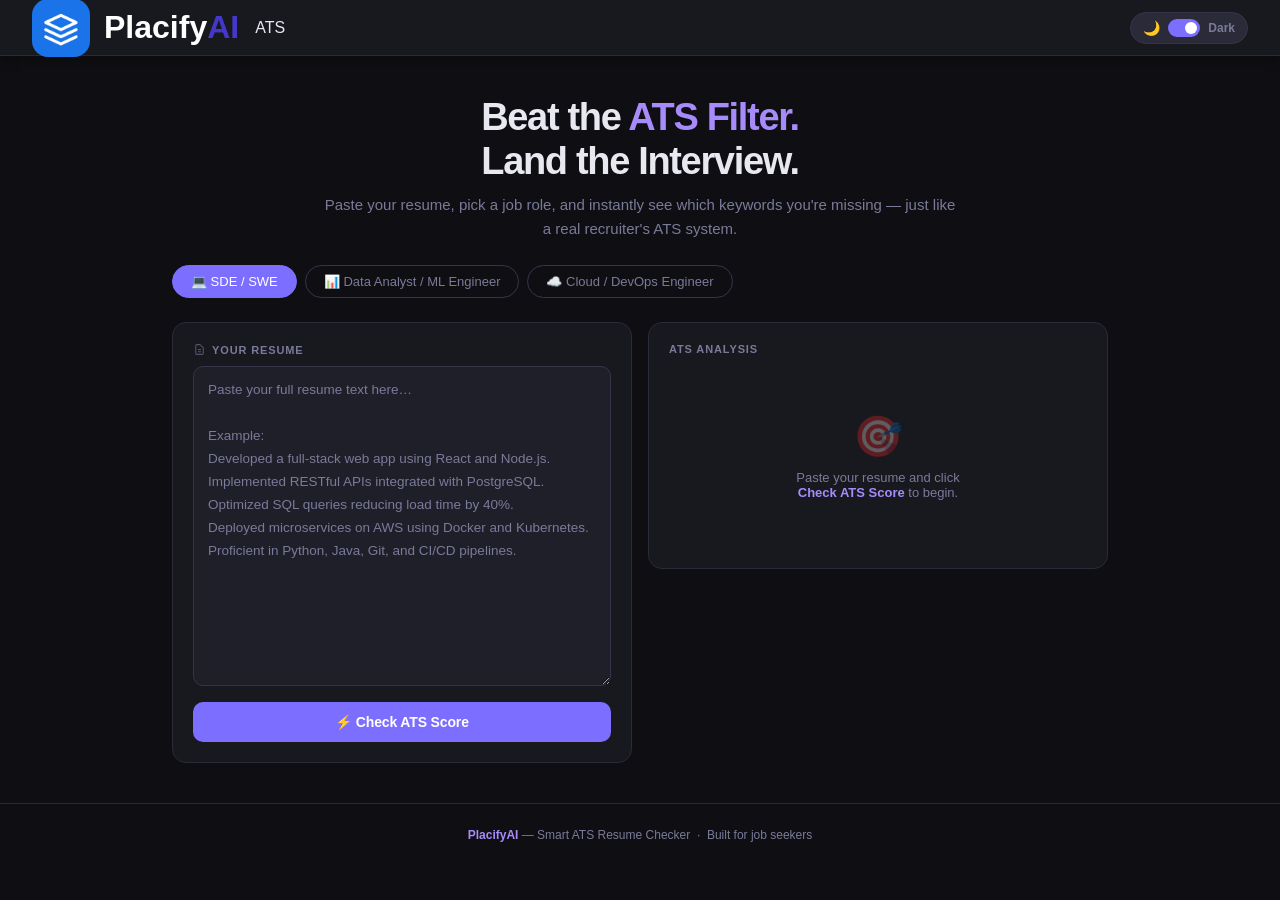
<file: placify/ats_resume_checker.html>
<!DOCTYPE html>
<html lang="en" data-theme="dark">
<head>
<meta charset="UTF-8"/>
<meta name="viewport" content="width=device-width,initial-scale=1.0"/>
<title>PlacifyAI — ATS Resume Checker</title>
<style>
*,*::before,*::after{box-sizing:border-box;margin:0;padding:0;}

/* DARK THEME (default) */
[data-theme="dark"]{
  --bg:#0f0f13;
  --surface:#18181f;
  --surface2:#1f1f29;
  --border:#2a2a38;
  --border2:#35354a;
  --text:#e8e8f0;
  --muted:#7a7a9a;
  --accent:#7c6fff;
  --accent2:#a78bfa;
  --green:#22c55e;
  --green-bg:#052013;
  --green-border:#163a22;
  --red:#f87171;
  --red-bg:#200a0a;
  --red-border:#3a1616;
  --amber:#fbbf24;
  --amber-bg:#1a1200;
  --amber-border:#3a2c00;
  --mark-kw-bg:#2a1f7a;
  --mark-kw-color:#c4b5fd;
  --mark-verb-bg:#1a1200;
  --mark-verb-color:#fcd34d;
  --warn-bg:#1a1000;
  --warn-border:#3a2a00;
  --toggle-bg:#2a2a38;
  --toggle-knob:#7c6fff;
  --shadow:0 2px 12px rgba(0,0,0,0.4);
}

/* LIGHT THEME */
[data-theme="light"]{
  --bg:#f4f4f8;
  --surface:#ffffff;
  --surface2:#f0f0f5;
  --border:#dddde8;
  --border2:#c8c8d8;
  --text:#1a1a2e;
  --muted:#7070a0;
  --accent:#6c5ce7;
  --accent2:#8b7cf6;
  --green:#16a34a;
  --green-bg:#dcfce7;
  --green-border:#bbf7d0;
  --red:#dc2626;
  --red-bg:#fee2e2;
  --red-border:#fecaca;
  --amber:#b45309;
  --amber-bg:#fef3c7;
  --amber-border:#fde68a;
  --mark-kw-bg:#ede9fe;
  --mark-kw-color:#5b21b6;
  --mark-verb-bg:#fef3c7;
  --mark-verb-color:#92400e;
  --warn-bg:#fffbeb;
  --warn-border:#fde68a;
  --toggle-bg:#e0e0ee;
  --toggle-knob:#6c5ce7;
  --shadow:0 2px 12px rgba(0,0,0,0.08);
}

:root{--radius:10px;--radius-lg:14px;}

body{font-family:-apple-system,BlinkMacSystemFont,'Segoe UI',Roboto,sans-serif;background:var(--bg);color:var(--text);min-height:100vh;padding:0;transition:background .25s,color .25s;}

/* NAV */
nav{background:var(--surface);border-bottom:1px solid var(--border);padding:0 2rem;display:flex;align-items:center;height:56px;gap:1rem;box-shadow:var(--shadow);position:sticky;top:0;z-index:100;transition:background .25s,border-color .25s;}
.nav-logo{font-size:16px;font-weight:800;color:var(--accent2);letter-spacing:-0.03em;display:flex;align-items:center;gap:7px;}
.nav-logo .logo-dot{color:var(--accent);}
.nav-logo .badge{background:var(--accent);color:#fff;font-size:9px;padding:2px 7px;border-radius:99px;font-weight:700;letter-spacing:0.07em;}
.nav-right{margin-left:auto;display:flex;align-items:center;gap:10px;}
.logo a{
    display:flex;
    align-items:center;
    gap:14px;
    text-decoration:none;
}

.logo img{
    width:58px;
    height:58px;
    border-radius:16px;
    object-fit:cover;
}

.logo span{
    font-size:2rem;
    font-weight:700;
    color:#ffffff;
}



/* THEME TOGGLE */
.theme-toggle{display:flex;align-items:center;gap:8px;cursor:pointer;padding:6px 12px;border-radius:99px;border:1px solid var(--border2);background:var(--toggle-bg);transition:all .2s;user-select:none;}
.theme-toggle:hover{border-color:var(--accent);}
.theme-toggle .icon{font-size:14px;transition:transform .3s;}
.theme-toggle .label{font-size:12px;font-weight:600;color:var(--muted);}
.toggle-pill{width:32px;height:18px;background:var(--border2);border-radius:99px;position:relative;transition:background .25s;}
.toggle-pill.on{background:var(--accent);}
.toggle-knob{width:12px;height:12px;background:#fff;border-radius:50%;position:absolute;top:3px;left:3px;transition:left .25s;}
.toggle-pill.on .toggle-knob{left:17px;}

/* HERO */
.hero{padding:2.5rem 2rem 1.5rem;text-align:center;max-width:700px;margin:0 auto;}
.hero h1{font-size:clamp(24px,4.5vw,38px);font-weight:800;letter-spacing:-0.035em;line-height:1.15;margin-bottom:10px;}
.hero h1 em{font-style:normal;color:var(--accent2);}
.hero p{font-size:15px;color:var(--muted);line-height:1.6;}

/* JOB TABS */
.tabs-wrap{padding:0 2rem;max-width:1000px;margin:0 auto 1.5rem;}
.tabs{display:flex;gap:8px;flex-wrap:wrap;}
.tab{padding:8px 18px;border-radius:99px;border:1px solid var(--border2);background:transparent;color:var(--muted);font-size:13px;font-weight:500;cursor:pointer;transition:all .2s;}
.tab:hover{border-color:var(--accent);color:var(--accent2);}
.tab.active{background:var(--accent);border-color:var(--accent);color:#fff;}

/* MAIN LAYOUT */
.main{display:grid;grid-template-columns:1fr 1fr;gap:16px;padding:0 2rem 2.5rem;max-width:1000px;margin:0 auto;}
@media(max-width:680px){.main{grid-template-columns:1fr;}}

/* PANELS */
.panel{background:var(--surface);border:1px solid var(--border);border-radius:var(--radius-lg);padding:1.25rem;transition:background .25s,border-color .25s;}
.panel-title{font-size:11px;font-weight:700;color:var(--muted);text-transform:uppercase;letter-spacing:0.08em;margin-bottom:10px;display:flex;align-items:center;gap:6px;}
.panel-title svg{opacity:.6;}

textarea{width:100%;height:320px;resize:vertical;background:var(--surface2);border:1px solid var(--border2);border-radius:var(--radius);color:var(--text);font-size:13.5px;line-height:1.7;padding:12px 14px;font-family:inherit;outline:none;transition:border-color .2s,background .25s,color .25s;}
textarea:focus{border-color:var(--accent);}
textarea::placeholder{color:var(--muted);}

.analyze-btn{width:100%;margin-top:12px;padding:12px;background:var(--accent);color:#fff;font-size:14px;font-weight:700;border:none;border-radius:var(--radius);cursor:pointer;letter-spacing:-0.01em;transition:opacity .2s,transform .1s;}
.analyze-btn:hover{opacity:.88;}
.analyze-btn:active{transform:scale(0.98);}

/* SCORE RING */
.score-section{display:flex;align-items:center;gap:20px;margin-bottom:16px;}
.ring-wrap{flex-shrink:0;}
svg.ring{transform:rotate(-90deg);}
.ring-bg{fill:none;stroke:var(--border2);stroke-width:8;}
.ring-fill{fill:none;stroke-width:8;stroke-linecap:round;transition:stroke-dashoffset .7s ease,stroke .4s;}
.score-num{font-size:36px;font-weight:700;letter-spacing:-0.03em;line-height:1;}
.score-grade{font-size:13px;font-weight:600;margin-top:3px;}
.score-sub{font-size:12px;color:var(--muted);margin-top:2px;}

/* MINI BARS */
.cat-bars{margin-bottom:14px;}
.cat-row{margin-bottom:8px;}
.cat-header{display:flex;justify-content:space-between;font-size:12px;margin-bottom:3px;}
.cat-name{color:var(--muted);}
.cat-pct{font-weight:600;font-size:12px;}
.bar-track{height:6px;background:var(--border2);border-radius:99px;overflow:hidden;}
.bar-fill{height:100%;border-radius:99px;transition:width .6s ease;}

/* KEYWORD TAGS */
.kw-section{margin-bottom:12px;}
.kw-label{font-size:11px;font-weight:700;color:var(--muted);text-transform:uppercase;letter-spacing:0.07em;margin-bottom:6px;display:flex;align-items:center;gap:5px;}
.dot{width:7px;height:7px;border-radius:50%;flex-shrink:0;}
.dot-green{background:var(--green);}
.dot-red{background:var(--red);}
.dot-amber{background:var(--amber);}
.tags{display:flex;flex-wrap:wrap;gap:5px;}
.tag{font-size:11.5px;padding:3px 10px;border-radius:99px;font-weight:500;}
.tag-found{background:var(--green-bg);color:var(--green);border:1px solid var(--green-border);}
.tag-miss{background:var(--red-bg);color:var(--red);border:1px solid var(--red-border);}
.tag-verb{background:var(--amber-bg);color:var(--amber);border:1px solid var(--amber-border);}

/* HIGHLIGHTED RESUME */
.highlight-box{font-size:13px;line-height:1.85;background:var(--surface2);border:1px solid var(--border);border-radius:var(--radius);padding:14px;white-space:pre-wrap;word-break:break-word;max-height:320px;overflow-y:auto;color:var(--text);transition:background .25s;}
mark.kw{background:var(--mark-kw-bg);color:var(--mark-kw-color);border-radius:3px;padding:1px 3px;}
mark.verb{background:var(--mark-verb-bg);color:var(--mark-verb-color);border-radius:3px;padding:1px 3px;}

/* WARNING */
.warning{background:var(--warn-bg);border:1px solid var(--warn-border);border-radius:var(--radius);padding:10px 14px;font-size:12.5px;color:var(--amber);margin-bottom:12px;}

/* EMPTY STATE */
.empty{text-align:center;padding:3rem 1rem;color:var(--muted);}
.empty-icon{font-size:40px;margin-bottom:10px;opacity:.3;}
.empty p{font-size:13px;}

/* TIPS */
.tips{background:var(--surface2);border:1px solid var(--border);border-radius:var(--radius);padding:12px 14px;margin-top:12px;transition:background .25s;}
.tips-title{font-size:11px;font-weight:700;color:var(--muted);text-transform:uppercase;letter-spacing:.07em;margin-bottom:8px;}
.tip{font-size:12px;color:var(--muted);padding:4px 0;border-bottom:1px solid var(--border);display:flex;gap:8px;align-items:flex-start;}
.tip:last-child{border-bottom:none;}

/* FOOTER */
footer{text-align:center;padding:1.5rem;font-size:12px;color:var(--muted);border-top:1px solid var(--border);}
footer b{color:var(--accent2);}

/* SCROLLBAR */
::-webkit-scrollbar{width:6px;}
::-webkit-scrollbar-track{background:transparent;}
::-webkit-scrollbar-thumb{background:var(--border2);border-radius:3px;}
</style>
</head>
<body>

<nav>
   <div class="logo">

                <a href="index.html"><img src="placify.png" alt="">
                <span>Placify<span style="color: #4338ca;">AI</span></span></a>

    </div>
    <span class="badge">ATS</span>
  </div>
  <div class="nav-right">
    <div class="theme-toggle" onclick="toggleTheme()" title="Toggle light/dark mode">
      <span class="icon" id="theme-icon">🌙</span>
      <div class="toggle-pill on" id="toggle-pill">
        <div class="toggle-knob"></div>
      </div>
      <span class="label" id="theme-label">Dark</span>
    </div>
  </div>
</nav>

<div class="hero">
  <h1>Beat the <em>ATS Filter.</em><br>Land the Interview.</h1>
  <p>Paste your resume, pick a job role, and instantly see which keywords you're missing — just like a real recruiter's ATS system.</p>
</div>

<div class="tabs-wrap">
  <div class="tabs" id="tabs">
    <button class="tab active" data-job="sde">💻 SDE / SWE</button>
    <button class="tab" data-job="ml">📊 Data Analyst / ML Engineer</button>
    <button class="tab" data-job="devops">☁️ Cloud / DevOps Engineer</button>
  </div>
</div>

<div class="main">
  <div>
    <div class="panel">
      <div class="panel-title">
        <svg width="13" height="13" fill="none" viewBox="0 0 24 24" stroke="currentColor" stroke-width="2"><path d="M9 12h6m-6 4h6m2 5H7a2 2 0 01-2-2V5a2 2 0 012-2h5.586a1 1 0 01.707.293l5.414 5.414a1 1 0 01.293.707V19a2 2 0 01-2 2z"/></svg>
        Your Resume
      </div>
      <textarea id="resume" placeholder="Paste your full resume text here…

Example:
Developed a full-stack web app using React and Node.js.
Implemented RESTful APIs integrated with PostgreSQL.
Optimized SQL queries reducing load time by 40%.
Deployed microservices on AWS using Docker and Kubernetes.
Proficient in Python, Java, Git, and CI/CD pipelines."></textarea>
      <button class="analyze-btn" onclick="analyze()">⚡ Check ATS Score</button>
    </div>
  </div>

  <div>
    <div class="panel" id="results-panel">
      <div class="panel-title">ATS Analysis</div>
      <div id="results-content">
        <div class="empty">
          <div class="empty-icon">🎯</div>
          <p>Paste your resume and click<br><b style="color:var(--accent2)">Check ATS Score</b> to begin.</p>
        </div>
      </div>
    </div>

    <div class="panel" style="margin-top:16px;display:none;" id="highlight-panel">
      <div class="panel-title">
        <svg width="13" height="13" fill="none" viewBox="0 0 24 24" stroke="currentColor" stroke-width="2"><path d="M15.232 5.232l3.536 3.536m-2.036-5.036a2.5 2.5 0 113.536 3.536L6.5 21.036H3v-3.572L16.732 3.732z"/></svg>
        Highlighted Resume
      </div>
      <div class="highlight-box" id="highlighted-text">
        <span style="color:var(--muted);font-size:13px;">Your resume with matched keywords highlighted will appear here.</span>
      </div>
      <div style="display:flex;gap:12px;margin-top:10px;flex-wrap:wrap;">
        <span style="font-size:11px;color:var(--muted);display:flex;align-items:center;gap:4px;"><span style="background:var(--mark-kw-bg);color:var(--mark-kw-color);border-radius:3px;padding:1px 6px;font-size:11px;">keyword</span> Skill match</span>
        <span style="font-size:11px;color:var(--muted);display:flex;align-items:center;gap:4px;"><span style="background:var(--mark-verb-bg);color:var(--mark-verb-color);border-radius:3px;padding:1px 6px;font-size:11px;">verb</span> Action verb</span>
      </div>
    </div>
  </div>
</div>

<footer>
  <b>PlacifyAI</b> — Smart ATS Resume Checker &nbsp;·&nbsp; Built for job seekers
</footer>

<script>
// ── THEME TOGGLE ──────────────────────────────────────────
function toggleTheme() {
  const html = document.documentElement;
  const isDark = html.getAttribute("data-theme") === "dark";
  html.setAttribute("data-theme", isDark ? "light" : "dark");
  document.getElementById("theme-icon").textContent = isDark ? "☀️" : "🌙";
  document.getElementById("theme-label").textContent = isDark ? "Light" : "Dark";
  const pill = document.getElementById("toggle-pill");
  pill.classList.toggle("on", !isDark);
}

// ── JOB DATA ──────────────────────────────────────────────
const JOBS = {
  sde: {
    name: "SDE / SWE",
    categories: {
      "Languages": { keywords: ["Java","Python","C++","C#","JavaScript","TypeScript","Go"], weight: 25 },
      "CS Fundamentals": { keywords: ["Data Structures","Algorithms","Object-Oriented Programming","OOP","Operating Systems","Computer Networks","DBMS"], weight: 20 },
      "Frameworks & Tools": { keywords: ["React","Node.js","Spring Boot","Django","Git","GitHub","RESTful APIs","GraphQL","REST"], weight: 30 },
      "Databases": { keywords: ["MySQL","PostgreSQL","MongoDB","SQL"], weight: 15 }
    },
    actionVerbs: ["Developed","Optimized","Architected","Implemented","Debugged","Deployed"],
    smartRules: [
      { if: "React", requires: ["JavaScript","TypeScript"], warn: "You listed React but didn't mention JavaScript or TypeScript — ATS may penalize this." }
    ]
  },
  ml: {
    name: "Data Analyst / ML Engineer",
    categories: {
      "Languages": { keywords: ["Python","R","SQL","Scala"], weight: 20 },
      "Libraries & Math": { keywords: ["Pandas","NumPy","Scikit-learn","TensorFlow","PyTorch","Keras","Statistics","Linear Algebra","Calculus"], weight: 30 },
      "Data Tools": { keywords: ["Tableau","Power BI","Excel","Apache Spark","Hadoop","Jupyter"], weight: 25 },
      "Concepts": { keywords: ["Machine Learning","Deep Learning","Natural Language Processing","NLP","Data Visualization","Predictive Modeling","A/B Testing"], weight: 25 }
    },
    actionVerbs: ["Analyzed","Modeled","Forecasted","Visualized","Extracted","Trained"],
    smartRules: []
  },
  devops: {
    name: "Cloud / DevOps Engineer",
    categories: {
      "Cloud Platforms": { keywords: ["AWS","Microsoft Azure","Azure","Google Cloud Platform","GCP"], weight: 25 },
      "DevOps Tools": { keywords: ["Docker","Kubernetes","Jenkins","Terraform","Ansible","Git","CI/CD"], weight: 35 },
      "OS & Scripting": { keywords: ["Linux","Unix","Bash","Shell scripting","PowerShell"], weight: 20 },
      "Networking": { keywords: ["TCP/IP","DNS","Load Balancing","Virtualization","Microservices"], weight: 20 }
    },
    actionVerbs: ["Automated","Scaled","Configured","Maintained","Monitored","Provisioned"],
    smartRules: []
  }
};

let currentJob = "sde";

document.getElementById("tabs").addEventListener("click", e => {
  const btn = e.target.closest(".tab");
  if (!btn) return;
  document.querySelectorAll(".tab").forEach(t => t.classList.remove("active"));
  btn.classList.add("active");
  currentJob = btn.dataset.job;
  if (document.getElementById("resume").value.trim()) analyze();
});

function escHtml(s) {
  return s.replace(/&/g,"&amp;").replace(/</g,"&lt;").replace(/>/g,"&gt;");
}
function getColor(pct) {
  if (pct >= 75) return "#22c55e";
  if (pct >= 50) return "#fbbf24";
  return "#f87171";
}
function getGrade(pct) {
  if (pct >= 85) return { label: "Excellent — ATS Ready", color: "#22c55e" };
  if (pct >= 70) return { label: "Good — Minor Gaps", color: "#4ade80" };
  if (pct >= 50) return { label: "Fair — Needs Work", color: "#fbbf24" };
  if (pct >= 30) return { label: "Weak — Major Gaps", color: "#f97316" };
  return { label: "Poor — Revamp Needed", color: "#f87171" };
}

function analyze() {
  const resumeRaw = document.getElementById("resume").value;
  if (!resumeRaw.trim()) return;
  const job = JOBS[currentJob];
  const resumeUp = resumeRaw.toUpperCase();
  const catResults = {};
  let totalFound = 0, totalKw = 0, allFound = [], allMissing = [];

  for (const [cat, data] of Object.entries(job.categories)) {
    const found = [], missing = [];
    data.keywords.forEach(kw => (resumeUp.includes(kw.toUpperCase()) ? found : missing).push(kw));
    const pct = data.keywords.length > 0 ? Math.round((found.length / data.keywords.length) * 100) : 0;
    catResults[cat] = { found, missing, pct, total: data.keywords.length, weight: data.weight };
    allFound.push(...found); allMissing.push(...missing);
    totalFound += found.length; totalKw += data.keywords.length;
  }

  const foundVerbs = job.actionVerbs.filter(v => resumeUp.includes(v.toUpperCase()));
  const missVerbs  = job.actionVerbs.filter(v => !resumeUp.includes(v.toUpperCase()));
  const verbScore  = Math.round((foundVerbs.length / job.actionVerbs.length) * 100);

  let weightedScore = 0;
  const totalWeight = Object.values(job.categories).reduce((a,c) => a + c.weight, 0);
  for (const [, data] of Object.entries(catResults)) weightedScore += (data.pct / 100) * data.weight;
  weightedScore = Math.round(weightedScore * (100 / totalWeight));
  const finalScore = Math.round(weightedScore * 0.85 + verbScore * 0.15);

  const grade = getGrade(finalScore);
  const ringColor = getColor(finalScore);
  const circumference = 2 * Math.PI * 44;
  const offset = circumference - (finalScore / 100) * circumference;

  let warnings = "";
  for (const rule of job.smartRules) {
    const hasIf = resumeUp.includes(rule.if.toUpperCase());
    const hasReq = rule.requires.some(r => resumeUp.includes(r.toUpperCase()));
    if (hasIf && !hasReq) warnings += `<div class="warning" style="display:flex;gap:8px;"><span>⚠️</span><span><b>ATS Warning:</b> ${rule.warn}</span></div>`;
  }

  let catBarsHtml = "";
  for (const [cat, data] of Object.entries(catResults)) {
    const c = getColor(data.pct);
    catBarsHtml += `<div class="cat-row">
      <div class="cat-header"><span class="cat-name">${cat}</span><span class="cat-pct" style="color:${c}">${data.found.length}/${data.total} · ${data.pct}%</span></div>
      <div class="bar-track"><div class="bar-fill" style="width:${data.pct}%;background:${c};"></div></div>
    </div>`;
  }

  const foundTagsHtml = allFound.length ? allFound.map(k=>`<span class="tag tag-found">✓ ${escHtml(k)}</span>`).join("") : `<span style="color:var(--muted);font-size:12px;">None found</span>`;
  const missTagsHtml  = allMissing.length ? allMissing.map(k=>`<span class="tag tag-miss">✗ ${escHtml(k)}</span>`).join("") : `<span style="color:var(--green);font-size:12px;">All keywords present! 🎉</span>`;
  const verbFoundHtml = foundVerbs.length ? foundVerbs.map(v=>`<span class="tag tag-verb">✓ ${v}</span>`).join("") : `<span style="color:var(--muted);font-size:12px;">No action verbs found</span>`;
  const verbMissHtml  = missVerbs.length  ? missVerbs.map(v=>`<span class="tag tag-miss">${v}</span>`).join("") : `<span style="color:var(--green);font-size:12px;">All verbs present!</span>`;

  const tips = [];
  if (allMissing.length > 0) tips.push(`Add these missing keywords naturally in your bullet points: <b style="color:var(--accent2)">${allMissing.slice(0,3).join(", ")}${allMissing.length>3?'…':''}</b>`);
  if (missVerbs.length > 0)  tips.push(`Start more bullet points with strong action verbs like <b style="color:var(--amber)">${missVerbs.slice(0,3).join(", ")}</b>`);
  if (finalScore < 50)       tips.push("Your resume may be filtered out before a human sees it. Focus on adding the missing keywords above.");
  if (finalScore >= 75)      tips.push("Great score! Make sure keywords appear in context — not just as a skills list.");
  tips.push("Tailor your resume for each application — ATS systems are job-specific.");
  const tipsHtml = tips.map(t=>`<div class="tip"><span>💡</span><span style="font-size:12px;color:var(--muted);">${t}</span></div>`).join("");

  document.getElementById("results-content").innerHTML = `
    ${warnings}
    <div class="score-section">
      <div class="ring-wrap">
        <svg class="ring" width="100" height="100" viewBox="0 0 100 100">
          <circle class="ring-bg" cx="50" cy="50" r="44"/>
          <circle class="ring-fill" cx="50" cy="50" r="44" stroke="${ringColor}" stroke-dasharray="${circumference}" stroke-dashoffset="${offset}"/>
        </svg>
      </div>
      <div class="score-info">
        <div class="score-num" style="color:${ringColor}">${finalScore}<span style="font-size:18px;color:var(--muted)">%</span></div>
        <div class="score-grade" style="color:${grade.color}">${grade.label}</div>
        <div class="score-sub">${totalFound} of ${totalKw} keywords · ${foundVerbs.length}/${job.actionVerbs.length} action verbs</div>
      </div>
    </div>
    <div class="cat-bars">${catBarsHtml}</div>
    <div class="kw-section"><div class="kw-label"><span class="dot dot-green"></span> Keywords Found</div><div class="tags">${foundTagsHtml}</div></div>
    <div class="kw-section"><div class="kw-label"><span class="dot dot-red"></span> Keywords Missing</div><div class="tags">${missTagsHtml}</div></div>
    <div class="kw-section"><div class="kw-label"><span class="dot dot-amber"></span> Action Verbs Used</div><div class="tags">${verbFoundHtml}</div></div>
    ${missVerbs.length ? `<div class="kw-section"><div class="kw-label" style="color:var(--muted);">Add These Verbs</div><div class="tags">${verbMissHtml}</div></div>` : ''}
    <div class="tips"><div class="tips-title">💬 Improvement Tips</div>${tipsHtml}</div>
  `;

  document.getElementById("highlight-panel").style.display = "block";
  let highlighted = escHtml(resumeRaw);
  const allKeywords = Object.values(job.categories).flatMap(c => c.keywords);
  [...allKeywords].sort((a,b)=>b.length-a.length).forEach(kw => {
    const esc = kw.replace(/[.*+?^${}()|[\]\\]/g,'\\$&');
    highlighted = highlighted.replace(new RegExp(esc,'gi'), m=>`<mark class="kw">${m}</mark>`);
  });
  [...job.actionVerbs].sort((a,b)=>b.length-a.length).forEach(v => {
    const esc = v.replace(/[.*+?^${}()|[\]\\]/g,'\\$&');
    highlighted = highlighted.replace(new RegExp(`\\b${esc}\\b`,'gi'), m=>`<mark class="verb">${m}</mark>`);
  });
  document.getElementById("highlighted-text").innerHTML = highlighted;
}

document.addEventListener("keydown", e => { if (e.ctrlKey && e.key === "Enter") analyze(); });
</script>
</body>
</html>
</file>
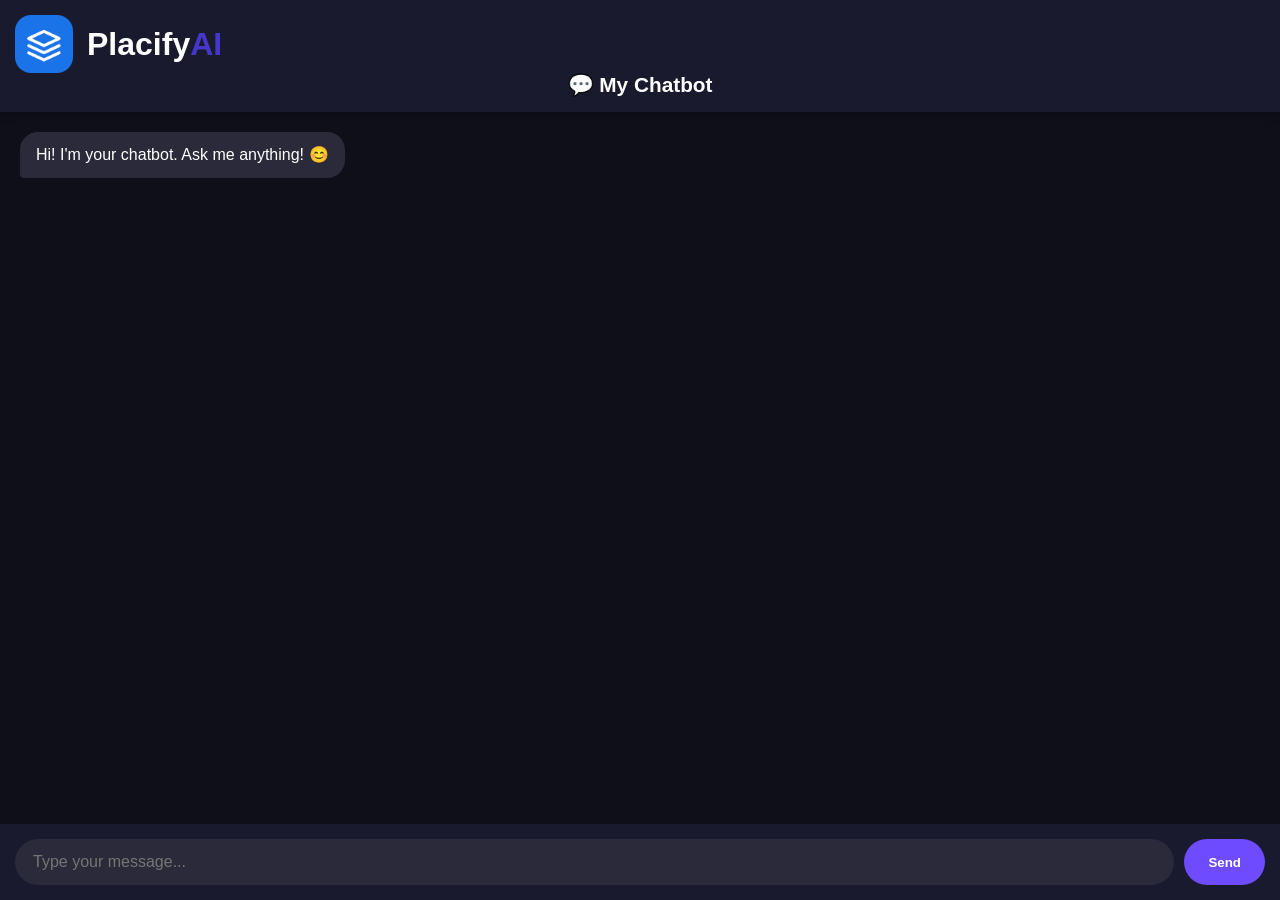
<file: placify/chatbot.html>
<!DOCTYPE html>
<html lang="en">
<head>
  <meta charset="UTF-8">
  <meta name="viewport" content="width=device-width, initial-scale=1.0">
  <title>My Chatbot</title>
  <style>
    :root {
      --bg: #0f0f1a;
      --user: #6e4bff;
      --bot: #2a2a3a;
    }
    body {
      margin: 0;
      font-family: 'Segoe UI', sans-serif;
      background: var(--bg);
      color: #fff;
      height: 100vh;
      display: flex;
      flex-direction: column;
    }
    header {
      background: #1a1a2e;
      padding: 15px;
      text-align: center;
      font-size: 1.3rem;
      font-weight: bold;
      box-shadow: 0 2px 10px rgba(0,0,0,0.3);
    }
    #chat {
      flex: 1;
      overflow-y: auto;
      padding: 20px;
      display: flex;
      flex-direction: column;
      gap: 12px;
    }
    .logo a{
    display:flex;
    align-items:center;
    gap:14px;
    text-decoration:none;
     }

    .logo img{
    width:58px;
    height:58px;
    border-radius:16px;
    object-fit:cover;
     }

    .logo span{
    font-size:2rem;
    font-weight:700;
    color:#ffffff;
     }
    .message {
      max-width: 75%;
      padding: 12px 16px;
      border-radius: 18px;
      line-height: 1.4;
    }
    .user {
      align-self: flex-end;
      background: var(--user);
      color: white;
      border-bottom-right-radius: 4px;
    }
    .bot {
      align-self: flex-start;
      background: var(--bot);
      border-bottom-left-radius: 4px;
    }
    .typing {
      align-self: flex-start;
      padding: 12px 16px;
      background: var(--bot);
      border-radius: 18px;
      font-style: italic;
      color: #aaa;
    }
    footer {
      padding: 15px;
      background: #1a1a2e;
      display: flex;
      gap: 10px;
    }
    input {
      flex: 1;
      padding: 14px 18px;
      border: none;
      border-radius: 30px;
      background: #2a2a3a;
      color: white;
      font-size: 1rem;
    }
    button {
      padding: 0 24px;
      background: var(--user);
      color: white;
      border: none;
      border-radius: 30px;
      cursor: pointer;
      font-weight: bold;
    }
  </style>
</head>
<body>
  <header><div class="logo">

                <a href="index.html"><img src="placify.png" alt="">
                <span>Placify<span style="color: #4338ca;">AI</span></span></a>

            </div><span>💬 My Chatbot</span></header>
  
  <div id="chat"></div>
  
  <footer>
    <input type="text" id="userInput" placeholder="Type your message..." autocomplete="off">
    <button onclick="sendMessage()">Send</button>
  </footer>

  <script>
    const chat = document.getElementById('chat');
    const input = document.getElementById('userInput');

    function addMessage(text, type) {
      const msg = document.createElement('div');
      msg.className = `message ${type}`;
      msg.textContent = text;
      chat.appendChild(msg);
      chat.scrollTop = chat.scrollHeight;
    }

    function showTyping() {
      const typing = document.createElement('div');
      typing.className = 'typing';
      typing.id = 'typing';
      typing.textContent = 'Bot is typing...';
      chat.appendChild(typing);
      chat.scrollTop = chat.scrollHeight;
      return typing;
    }

    function removeTyping(typingEl) {
      if (typingEl) typingEl.remove();
    }

    // Sample responses
    const responses = {
      "hi": "Hello! How are you today? 😊",
      "hello": "Hey there! 👋",
      "how are you": "I'm doing great, thanks for asking! How about you?",
      "bye": "Goodbye! Come back anytime! 👋",
      "name": "I'm your friendly chatbot! What's your name?",
      default: "Interesting! Tell me more... 🤔"
    };

    function getResponse(message) {
      const lower = message.toLowerCase();
      for (let key in responses) {
        if (lower.includes(key)) return responses[key];
      }
      return responses.default;
    }

    function sendMessage() {
      const text = input.value.trim();
      if (!text) return;

      addMessage(text, 'user');
      input.value = '';

      // Show typing indicator
      const typing = showTyping();

      // Simulate thinking time
      setTimeout(() => {
        removeTyping(typing);
        const reply = getResponse(text);
        addMessage(reply, 'bot');
      }, 800);
    }

    // Send message with Enter key
    input.addEventListener('keypress', (e) => {
      if (e.key === 'Enter') sendMessage();
    });

    // Welcome message
    window.onload = () => {
      addMessage("Hi! I'm your chatbot. Ask me anything! 😊", 'bot');
    };
  </script>
</body>
</html>
</file>
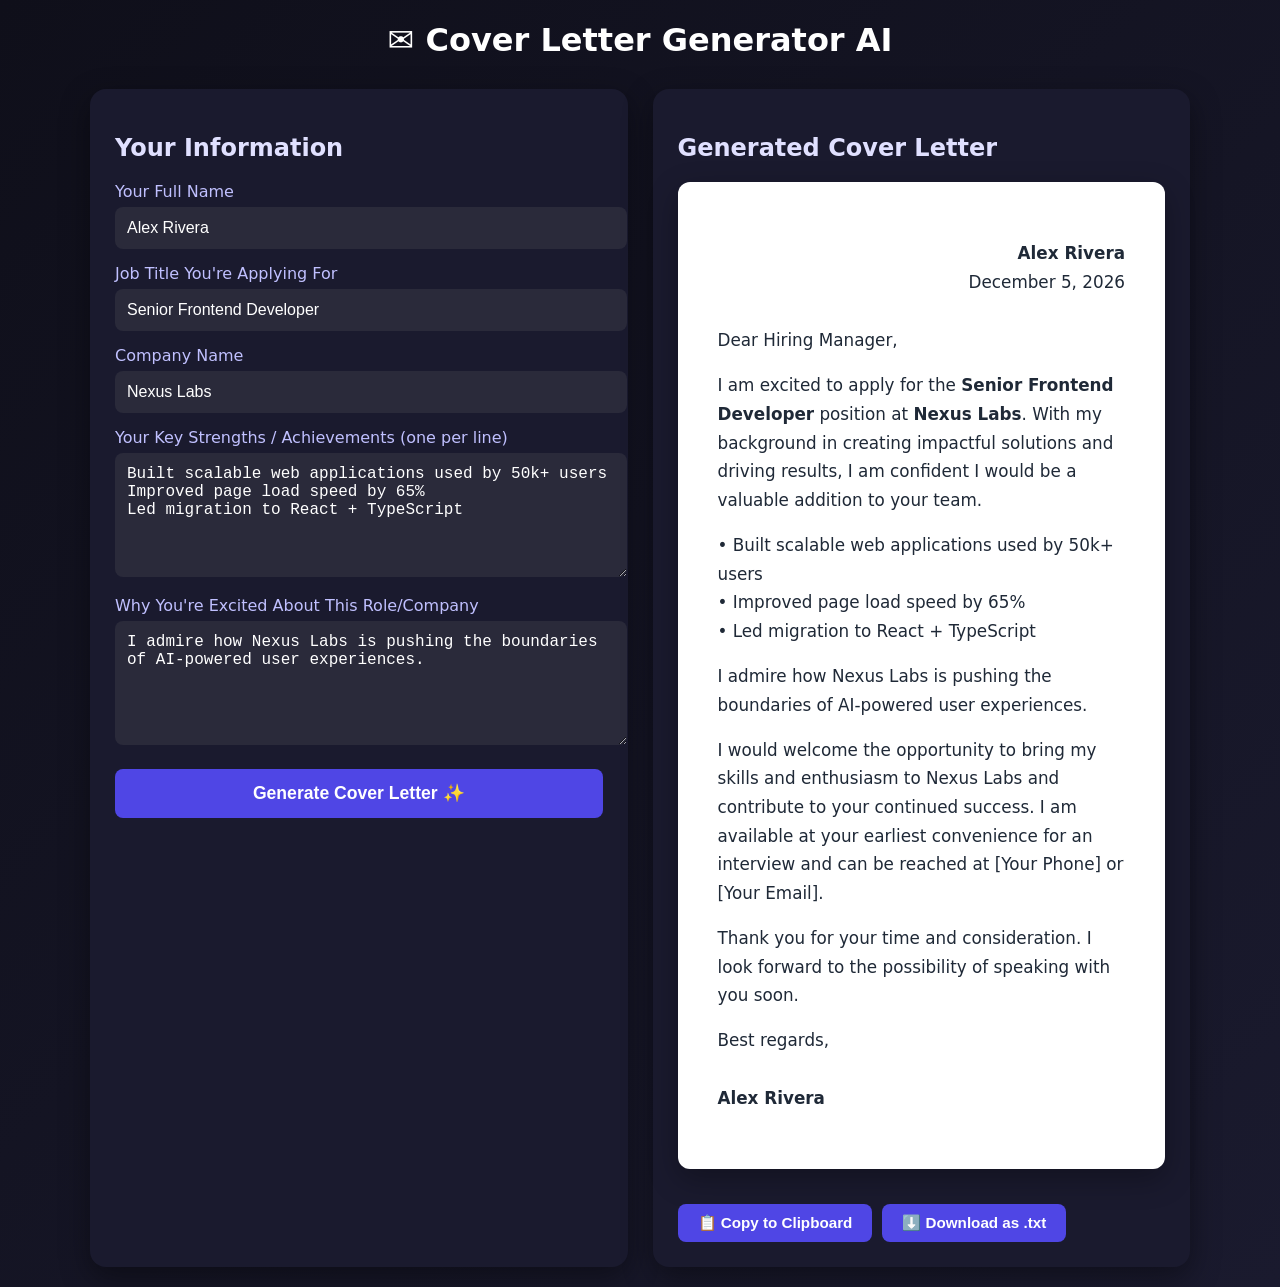
<file: placify/coverletter.html>
<!DOCTYPE html>
<html lang="en">
<head>
  <meta charset="UTF-8">
  <meta name="viewport" content="width=device-width, initial-scale=1.0">
  <title>Cover Letter Generator AI</title>
  <style>
    :root {
      --primary: #4f46e5;
    }
    body {
      margin: 0;
      font-family: 'Segoe UI', system-ui, sans-serif;
      background: linear-gradient(135deg, #0f0f1a, #1a1a2e);
      color: #e0e0ff;
      min-height: 100vh;
    }
    .container {
      max-width: 1100px;
      margin: 0 auto;
      padding: 20px;
      display: grid;
      grid-template-columns: 1fr 1fr;
      gap: 25px;
    }
    .card {
      background: #1a1a2e;
      border-radius: 16px;
      padding: 25px;
      box-shadow: 0 10px 30px rgba(0,0,0,0.4);
    }
    h1 {
      text-align: center;
      color: white;
      margin-bottom: 10px;
    }
    label {
      display: block;
      margin: 15px 0 6px;
      font-weight: 500;
      color: #c0c0ff;
    }
    input, textarea {
      width: 100%;
      padding: 12px;
      border: none;
      border-radius: 8px;
      background: #2a2a3a;
      color: white;
      font-size: 1rem;
    }
    textarea {
      min-height: 100px;
      resize: vertical;
    }
    button {
      background: var(--primary);
      color: white;
      border: none;
      padding: 14px 28px;
      border-radius: 8px;
      font-size: 1.1rem;
      cursor: pointer;
      margin-top: 20px;
      width: 100%;
      font-weight: bold;
    }
    button:hover {
      background: #6366f1;
    }
    .preview {
      background: white;
      color: #1f2937;
      padding: 40px;
      border-radius: 12px;
      line-height: 1.7;
      font-size: 1.05rem;
      min-height: 600px;
      box-shadow: 0 10px 30px rgba(0,0,0,0.3);
    }
    .letter-header {
      text-align: right;
      margin-bottom: 30px;
    }
    .letter-body {
      text-align: justify;
    }
    .tools {
      margin-top: 15px;
      display: flex;
      gap: 10px;
    }
    .tools button {
      width: auto;
      padding: 10px 20px;
      font-size: 0.95rem;
    }
    @media (max-width: 900px) {
      .container { grid-template-columns: 1fr; }
    }
  </style>
</head>
<body>
  <h1>✉️ Cover Letter Generator AI</h1>
  
  <div class="container">
    <!-- Input Form -->
    <div class="card">
      <h2>Your Information</h2>
      
      <label>Your Full Name</label>
      <input type="text" id="name" placeholder="Alex Rivera">

      <label>Job Title You're Applying For</label>
      <input type="text" id="jobTitle" placeholder="Senior Product Designer">

      <label>Company Name</label>
      <input type="text" id="company" placeholder="TechVision Inc.">

      <label>Your Key Strengths / Achievements (one per line)</label>
      <textarea id="strengths" placeholder="Led a team of 8 designers...&#10;Increased conversion rate by 45%..."></textarea>

      <label>Why You're Excited About This Role/Company</label>
      <textarea id="why" placeholder="I'm particularly drawn to your focus on..."></textarea>

      <button onclick="generateCoverLetter()">Generate Cover Letter ✨</button>
    </div>

    <!-- Preview -->
    <div class="card">
      <h2>Generated Cover Letter</h2>
      <div id="preview" class="preview">
        Your cover letter will appear here...
      </div>
      
      <div class="tools">
        <button onclick="copyToClipboard()">📋 Copy to Clipboard</button>
        <button onclick="downloadCoverLetter()">⬇️ Download as .txt</button>
      </div>
    </div>
  </div>

  <script>
    function generateCoverLetter() {
      const name = document.getElementById('name').value.trim() || "Your Name";
      const jobTitle = document.getElementById('jobTitle').value.trim() || "the position";
      const company = document.getElementById('company').value.trim() || "the company";
      const strengths = document.getElementById('strengths').value.trim();
      const why = document.getElementById('why').value.trim();

      let strengthsHTML = strengths ? 
        "<p>" + strengths.split('\n').filter(s => s.trim()).map(s => "• " + s.trim()).join('<br>') + "</p>" : 
        "<p>I have a proven track record of delivering exceptional results in my previous roles.</p>";

      const letter = `
        <div class="letter-header">
          <p><strong>${name}</strong><br>
          ${new Date().toLocaleDateString('en-US', {month:'long', day:'numeric', year:'numeric'})}</p>
        </div>

        <p>Dear Hiring Manager,</p>

        <p>I am excited to apply for the <strong>${jobTitle}</strong> position at <strong>${company}</strong>. 
        With my background in creating impactful solutions and driving results, I am confident I would be a valuable addition to your team.</p>

        ${strengthsHTML}

        <p>${why ? why : "I am particularly drawn to "+company+" because of your innovative approach and commitment to excellence."}</p>

        <p>I would welcome the opportunity to bring my skills and enthusiasm to ${company} and contribute to your continued success. 
        I am available at your earliest convenience for an interview and can be reached at [Your Phone] or [Your Email].</p>

        <p>Thank you for your time and consideration. I look forward to the possibility of speaking with you soon.</p>

        <p>Best regards,<br><br><strong>${name}</strong></p>
      `;

      document.getElementById('preview').innerHTML = letter;
    }

    function copyToClipboard() {
      const preview = document.getElementById('preview');
      const text = preview.innerText;
      
      navigator.clipboard.writeText(text).then(() => {
        alert("✅ Cover letter copied to clipboard!");
      });
    }

    function downloadCoverLetter() {
      const preview = document.getElementById('preview');
      const text = preview.innerText;
      const name = document.getElementById('name').value.trim() || "Cover_Letter";
      
      const blob = new Blob([text], { type: 'text/plain' });
      const link = document.createElement('a');
      link.href = URL.createObjectURL(blob);
      link.download = `${name.replace(/ /g, '_')}_Cover_Letter.txt`;
      link.click();
    }

    // Optional: Auto-generate example when page loads
    window.onload = () => {
      setTimeout(() => {
        document.getElementById('name').value = "Alex Rivera";
        document.getElementById('jobTitle').value = "Senior Frontend Developer";
        document.getElementById('company').value = "Nexus Labs";
        document.getElementById('strengths').value = "Built scalable web applications used by 50k+ users\nImproved page load speed by 65%\nLed migration to React + TypeScript";
        document.getElementById('why').value = "I admire how Nexus Labs is pushing the boundaries of AI-powered user experiences.";
        generateCoverLetter();
      }, 800);
    };
  </script>
</body>
</html>
</file>
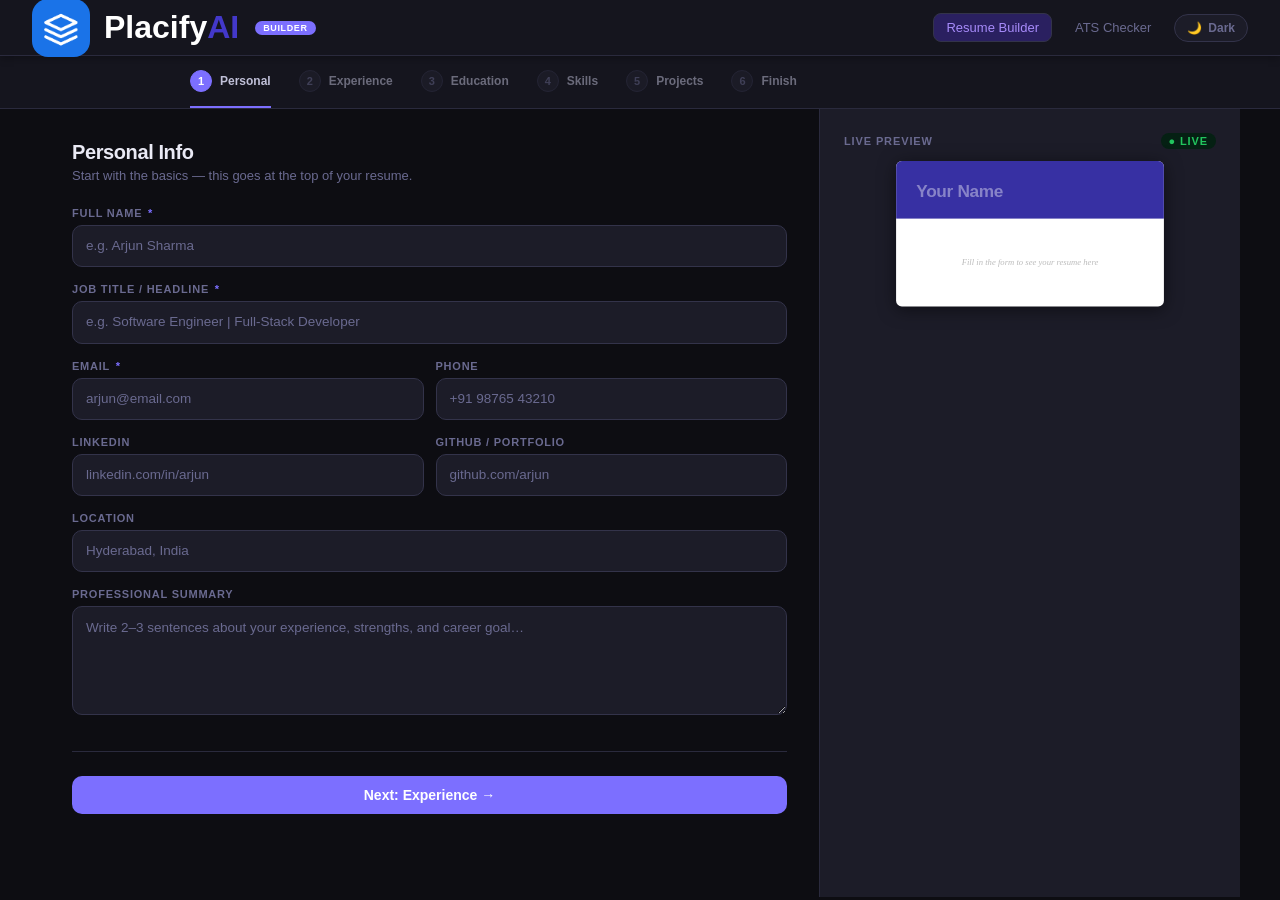
<file: placify/placifyai_resume_builder.html>
<!DOCTYPE html>
<html lang="en">
<head>
<meta charset="UTF-8"/>
<meta name="viewport" content="width=device-width,initial-scale=1.0"/>
<title>PlacifyAI — Resume Builder</title>
<style>
*,*::before,*::after{box-sizing:border-box;margin:0;padding:0;}

body{
  --bg:#0d0d12;
  --surface:#15151e;
  --surface2:#1c1c28;
  --surface3:#22222f;
  --border:#2a2a3d;
  --border2:#33334a;
  --text:#eaeaf5;
  --text2:#c0c0d8;
  --muted:#6a6a90;
  --accent:#7c6fff;
  --accent2:#a78bfa;
  --accent-soft:#2a2060;
  --green:#22c55e;
  --green-soft:#052013;
  --shadow:0 4px 24px rgba(0,0,0,0.5);
  --shadow-sm:0 2px 8px rgba(0,0,0,0.3);
  --resume-bg:#ffffff;
  --resume-text:#111111;
  --resume-muted:#444444;
  --resume-border:#dddddd;
  --resume-accent:#3730a3;
}
body.light{
  --bg:#f0f0f8;
  --surface:#ffffff;
  --surface2:#f5f5fa;
  --surface3:#ebebf5;
  --border:#dcdcec;
  --border2:#c8c8dc;
  --text:#12122a;
  --text2:#3a3a5a;
  --muted:#7070a0;
  --accent:#6c5ce7;
  --accent2:#8b7cf6;
  --accent-soft:#ede9fe;
  --green:#16a34a;
  --green-soft:#dcfce7;
  --shadow:0 4px 24px rgba(0,0,0,0.08);
  --shadow-sm:0 2px 8px rgba(0,0,0,0.05);
  --resume-bg:#ffffff;
  --resume-text:#111111;
  --resume-muted:#444444;
  --resume-border:#dddddd;
  --resume-accent:#3730a3;
}

:root{--radius:10px;--radius-lg:16px;--radius-xl:20px;}

body{font-family:-apple-system,BlinkMacSystemFont,'Segoe UI',Roboto,sans-serif;background:var(--bg);color:var(--text);min-height:100vh;transition:background .25s,color .25s;}

/* NAV */
nav{background:var(--surface);border-bottom:1px solid var(--border);padding:0 2rem;display:flex;align-items:center;height:56px;gap:1rem;position:sticky;top:0;z-index:200;box-shadow:var(--shadow-sm);}
.nav-logo{font-size:16px;font-weight:800;color:var(--accent2);letter-spacing:-0.03em;display:flex;align-items:center;gap:7px;text-decoration:none;}
.nav-logo .logo-dot{color:var(--accent);}
.badge{background:var(--accent);color:#fff;font-size:9px;padding:2px 8px;border-radius:99px;font-weight:700;letter-spacing:0.07em;}
.nav-right{margin-left:auto;display:flex;align-items:center;gap:10px;}
.nav-link{font-size:13px;font-weight:500;color:var(--muted);text-decoration:none;padding:6px 12px;border-radius:8px;transition:all .2s;border:1px solid transparent;}
.nav-link:hover{color:var(--accent2);border-color:var(--border2);}
.nav-link.active{color:var(--accent2);border-color:var(--border2);background:var(--accent-soft);}
.theme-btn{display:flex;align-items:center;gap:6px;cursor:pointer;padding:6px 12px;border-radius:99px;border:1px solid var(--border2);background:var(--surface2);font-size:12px;font-weight:600;color:var(--muted);transition:all .2s;}
.theme-btn:hover{border-color:var(--accent);}
.logo a{
    display:flex;
    align-items:center;
    gap:14px;
    text-decoration:none;
}

.logo img{
    width:58px;
    height:58px;
    border-radius:16px;
    object-fit:cover;
}

.logo span{
    font-size:2rem;
    font-weight:700;
    color:#ffffff;
}


/* STEPS BAR */
.steps-bar{background:var(--surface);border-bottom:1px solid var(--border);padding:0 2rem;}
.steps{display:flex;max-width:900px;margin:0 auto;}
.step-item{display:flex;align-items:center;gap:8px;padding:14px 0;margin-right:28px;cursor:pointer;border-bottom:2px solid transparent;transition:all .2s;opacity:.5;}
.step-item.active{border-bottom-color:var(--accent);opacity:1;}
.step-item.done{opacity:.8;}
.step-item.done .step-num{background:var(--green);color:#fff;}
.step-num{width:22px;height:22px;border-radius:50%;background:var(--surface3);border:1px solid var(--border2);font-size:11px;font-weight:700;display:flex;align-items:center;justify-content:center;flex-shrink:0;color:var(--muted);transition:all .2s;}
.step-item.active .step-num{background:var(--accent);color:#fff;border-color:var(--accent);}
.step-label{font-size:12px;font-weight:600;color:var(--text2);white-space:nowrap;}
@media(max-width:600px){.step-label{display:none;}.step-item{margin-right:12px;}}

/* LAYOUT */
.builder{display:grid;grid-template-columns:1fr 420px;gap:0;max-width:1200px;margin:0 auto;min-height:calc(100vh - 112px);}
@media(max-width:900px){.builder{grid-template-columns:1fr;}}

/* FORM SIDE */
.form-side{padding:2rem;border-right:1px solid var(--border);overflow-y:auto;}
.section-title{font-size:20px;font-weight:700;letter-spacing:-0.02em;margin-bottom:4px;}
.section-sub{font-size:13px;color:var(--muted);margin-bottom:1.5rem;}

.field-group{margin-bottom:16px;}
.field-label{display:block;font-size:11px;font-weight:700;color:var(--muted);text-transform:uppercase;letter-spacing:0.07em;margin-bottom:6px;}
.field-label span{color:var(--accent);margin-left:2px;}
input[type=text],input[type=email],input[type=url],input[type=tel],textarea,select{
  width:100%;padding:10px 13px;background:var(--surface2);border:1px solid var(--border2);border-radius:var(--radius);color:var(--text);font-size:13.5px;font-family:inherit;outline:none;transition:border-color .2s,background .25s;line-height:1.5;}
input:focus,textarea:focus,select:focus{border-color:var(--accent);background:var(--surface);}
input::placeholder,textarea::placeholder{color:var(--muted);}
textarea{resize:vertical;line-height:1.6;}
select{cursor:pointer;}

.grid-2{display:grid;grid-template-columns:1fr 1fr;gap:12px;}
.grid-3{display:grid;grid-template-columns:1fr 1fr 1fr;gap:12px;}

/* ENTRY CARDS */
.entry-card{background:var(--surface2);border:1px solid var(--border2);border-radius:var(--radius-lg);padding:1rem;margin-bottom:12px;position:relative;}
.entry-card-header{display:flex;justify-content:space-between;align-items:center;margin-bottom:12px;}
.entry-card-title{font-size:13px;font-weight:600;color:var(--text2);}
.btn-remove{background:none;border:none;color:var(--muted);cursor:pointer;font-size:16px;padding:2px 6px;border-radius:6px;transition:all .2s;line-height:1;}
.btn-remove:hover{background:var(--surface3);color:var(--red,#f87171);}

/* ADD BUTTON */
.btn-add{display:flex;align-items:center;gap:6px;font-size:13px;font-weight:600;color:var(--accent2);background:var(--accent-soft);border:1px dashed var(--accent);border-radius:var(--radius);padding:9px 16px;cursor:pointer;width:100%;justify-content:center;transition:all .2s;margin-top:4px;}
.btn-add:hover{background:var(--accent);color:#fff;}

/* SKILLS */
.skills-wrap{display:flex;flex-wrap:wrap;gap:6px;margin-top:8px;}
.skill-tag{display:flex;align-items:center;gap:5px;background:var(--accent-soft);border:1px solid var(--accent);border-radius:99px;padding:4px 12px;font-size:12px;font-weight:500;color:var(--accent2);}
.skill-tag button{background:none;border:none;cursor:pointer;color:var(--muted);font-size:13px;line-height:1;padding:0;}
.skill-tag button:hover{color:var(--accent2);}
.skill-input-row{display:flex;gap:8px;margin-top:8px;}
.skill-input-row input{flex:1;}
.btn-skill-add{padding:10px 16px;background:var(--accent);color:#fff;border:none;border-radius:var(--radius);font-size:13px;font-weight:600;cursor:pointer;white-space:nowrap;}

/* NAV BUTTONS */
.form-nav{display:flex;gap:10px;margin-top:2rem;padding-top:1.5rem;border-top:1px solid var(--border);}
.btn-prev{padding:10px 20px;background:var(--surface2);border:1px solid var(--border2);border-radius:var(--radius);color:var(--text2);font-size:13px;font-weight:600;cursor:pointer;transition:all .2s;}
.btn-prev:hover{border-color:var(--accent);}
.btn-next{flex:1;padding:11px;background:var(--accent);color:#fff;border:none;border-radius:var(--radius);font-size:14px;font-weight:700;cursor:pointer;transition:opacity .2s,transform .1s;}
.btn-next:hover{opacity:.88;}
.btn-next:active{transform:scale(0.98);}
.btn-download{flex:1;padding:11px;background:linear-gradient(135deg,var(--accent),var(--accent2));color:#fff;border:none;border-radius:var(--radius);font-size:14px;font-weight:700;cursor:pointer;transition:opacity .2s;}
.btn-download:hover{opacity:.88;}

/* PREVIEW SIDE */
.preview-side{background:var(--surface2);padding:1.5rem;overflow-y:auto;position:sticky;top:112px;height:calc(100vh - 112px);}
@media(max-width:900px){.preview-side{position:static;height:auto;border-top:1px solid var(--border);}}
.preview-label{font-size:11px;font-weight:700;color:var(--muted);text-transform:uppercase;letter-spacing:.08em;margin-bottom:12px;display:flex;align-items:center;justify-content:space-between;}

/* RESUME PAPER */
.resume-paper{background:var(--resume-bg);color:var(--resume-text);border-radius:8px;box-shadow:var(--shadow);overflow:hidden;transform-origin:top center;font-family:'Georgia',serif;}
.resume-header{padding:28px 28px 20px;background:var(--resume-accent);color:#fff;}
.resume-name{font-size:24px;font-weight:700;letter-spacing:-0.02em;margin-bottom:4px;font-family:-apple-system,BlinkMacSystemFont,'Segoe UI',sans-serif;}
.resume-headline{font-size:13px;opacity:.85;margin-bottom:10px;font-family:-apple-system,BlinkMacSystemFont,'Segoe UI',sans-serif;}
.resume-contacts{display:flex;flex-wrap:wrap;gap:8px 18px;font-size:11px;opacity:.9;font-family:-apple-system,BlinkMacSystemFont,'Segoe UI',sans-serif;}
.resume-contacts span{display:flex;align-items:center;gap:4px;}
.resume-body{padding:20px 28px;font-size:11.5px;line-height:1.5;}
.r-section{margin-bottom:16px;}
.r-section-title{font-size:11px;font-weight:700;text-transform:uppercase;letter-spacing:.1em;color:var(--resume-accent);border-bottom:1.5px solid var(--resume-accent);padding-bottom:3px;margin-bottom:10px;font-family:-apple-system,BlinkMacSystemFont,'Segoe UI',sans-serif;}
.r-entry{margin-bottom:10px;}
.r-entry-header{display:flex;justify-content:space-between;align-items:flex-start;margin-bottom:2px;}
.r-entry-title{font-weight:700;font-size:12px;color:var(--resume-text);font-family:-apple-system,BlinkMacSystemFont,'Segoe UI',sans-serif;}
.r-entry-date{font-size:10.5px;color:var(--resume-muted);white-space:nowrap;margin-left:8px;}
.r-entry-sub{font-size:11px;color:var(--resume-accent);font-style:italic;margin-bottom:3px;}
.r-entry-desc{font-size:11px;color:var(--resume-muted);line-height:1.55;white-space:pre-line;}
.r-skills{display:flex;flex-wrap:wrap;gap:5px;}
.r-skill{background:#ede9fe;color:#4c1d95;border-radius:4px;padding:2px 8px;font-size:10.5px;font-weight:600;font-family:-apple-system,BlinkMacSystemFont,'Segoe UI',sans-serif;}
.r-summary{font-size:11.5px;color:var(--resume-muted);line-height:1.6;}
.r-empty{font-size:11px;color:#bbb;font-style:italic;}

/* TEMPLATE SWITCHER */
.template-row{display:flex;gap:6px;margin-bottom:12px;}
.tpl-btn{flex:1;padding:6px;font-size:11px;font-weight:600;border-radius:8px;border:1px solid var(--border2);background:var(--surface);color:var(--muted);cursor:pointer;transition:all .2s;}
.tpl-btn.active{background:var(--accent);border-color:var(--accent);color:#fff;}

/* TEMPLATE: MINIMAL */
.tpl-minimal .resume-header{background:#ffffff;border-bottom:2px solid #111;padding:24px 28px 16px;}
.tpl-minimal .resume-name{color:#111;font-size:26px;}
.tpl-minimal .resume-headline{color:#444;}
.tpl-minimal .resume-contacts{color:#555;}
.tpl-minimal .r-section-title{color:#111;border-bottom-color:#111;}
.tpl-minimal .r-entry-sub{color:#555;}
.tpl-minimal .r-skill{background:#f1f1f1;color:#222;}

/* TEMPLATE: BOLD */
.tpl-bold .resume-header{background:linear-gradient(135deg,#1e1b4b,#3730a3);padding:32px 28px 22px;}
.tpl-bold .resume-name{font-size:26px;letter-spacing:-0.01em;}
.tpl-bold .r-section-title{color:#3730a3;border-bottom-color:#3730a3;}
.tpl-bold .r-entry-sub{color:#4338ca;}
.tpl-bold .r-skill{background:#e0e7ff;color:#3730a3;}

/* SCROLLBAR */
::-webkit-scrollbar{width:5px;}
::-webkit-scrollbar-track{background:transparent;}
::-webkit-scrollbar-thumb{background:var(--border2);border-radius:3px;}
</style>
</head>
<body>

<nav>
   <div class="logo">

                <a href="index.html"><img src="placify.png" alt="">
                <span>Placify<span style="color: #4338ca;">AI</span></span></a>

    </div> <span class="badge">BUILDER</span>
  <div class="nav-right">
    <a href="#" class="nav-link active">Resume Builder</a>
    <a href="ats_resume_checker.html" class="nav-link">ATS Checker</a>
    <button class="theme-btn" onclick="toggleTheme()"><span id="theme-icon">🌙</span> <span id="theme-lbl">Dark</span></button>
  </div>
</nav>

<!-- STEPS -->
<div class="steps-bar">
  <div class="steps">
    <div class="step-item active" id="s1" onclick="goStep(1)"><div class="step-num" id="sn1">1</div><span class="step-label">Personal</span></div>
    <div class="step-item" id="s2" onclick="goStep(2)"><div class="step-num" id="sn2">2</div><span class="step-label">Experience</span></div>
    <div class="step-item" id="s3" onclick="goStep(3)"><div class="step-num" id="sn3">3</div><span class="step-label">Education</span></div>
    <div class="step-item" id="s4" onclick="goStep(4)"><div class="step-num" id="sn4">4</div><span class="step-label">Skills</span></div>
    <div class="step-item" id="s5" onclick="goStep(5)"><div class="step-num" id="sn5">5</div><span class="step-label">Projects</span></div>
    <div class="step-item" id="s6" onclick="goStep(6)"><div class="step-num" id="sn6">6</div><span class="step-label">Finish</span></div>
  </div>
</div>

<div class="builder">
  <!-- FORM -->
  <div class="form-side" id="form-side">

    <!-- STEP 1: PERSONAL -->
    <div id="step-1">
      <div class="section-title">Personal Info</div>
      <div class="section-sub">Start with the basics — this goes at the top of your resume.</div>
      <div class="field-group"><label class="field-label">Full Name <span>*</span></label><input type="text" id="f-name" placeholder="e.g. Arjun Sharma" oninput="updatePreview()"/></div>
      <div class="field-group"><label class="field-label">Job Title / Headline <span>*</span></label><input type="text" id="f-title" placeholder="e.g. Software Engineer | Full-Stack Developer" oninput="updatePreview()"/></div>
      <div class="grid-2">
        <div class="field-group"><label class="field-label">Email <span>*</span></label><input type="email" id="f-email" placeholder="arjun@email.com" oninput="updatePreview()"/></div>
        <div class="field-group"><label class="field-label">Phone</label><input type="tel" id="f-phone" placeholder="+91 98765 43210" oninput="updatePreview()"/></div>
      </div>
      <div class="grid-2">
        <div class="field-group"><label class="field-label">LinkedIn</label><input type="text" id="f-linkedin" placeholder="linkedin.com/in/arjun" oninput="updatePreview()"/></div>
        <div class="field-group"><label class="field-label">GitHub / Portfolio</label><input type="text" id="f-github" placeholder="github.com/arjun" oninput="updatePreview()"/></div>
      </div>
      <div class="field-group"><label class="field-label">Location</label><input type="text" id="f-location" placeholder="Hyderabad, India" oninput="updatePreview()"/></div>
      <div class="field-group"><label class="field-label">Professional Summary</label><textarea id="f-summary" rows="4" placeholder="Write 2–3 sentences about your experience, strengths, and career goal…" oninput="updatePreview()"></textarea></div>
      <div class="form-nav">
        <button class="btn-next" onclick="goStep(2)">Next: Experience →</button>
      </div>
    </div>

    <!-- STEP 2: EXPERIENCE -->
    <div id="step-2" style="display:none;">
      <div class="section-title">Work Experience</div>
      <div class="section-sub">Add your jobs, internships, or freelance work. Most recent first.</div>
      <div id="exp-list"></div>
      <button class="btn-add" onclick="addExp()">＋ Add Experience</button>
      <div class="form-nav">
        <button class="btn-prev" onclick="goStep(1)">← Back</button>
        <button class="btn-next" onclick="goStep(3)">Next: Education →</button>
      </div>
    </div>

    <!-- STEP 3: EDUCATION -->
    <div id="step-3" style="display:none;">
      <div class="section-title">Education</div>
      <div class="section-sub">Add your degrees, certifications, or courses.</div>
      <div id="edu-list"></div>
      <button class="btn-add" onclick="addEdu()">＋ Add Education</button>
      <div class="form-nav">
        <button class="btn-prev" onclick="goStep(2)">← Back</button>
        <button class="btn-next" onclick="goStep(4)">Next: Skills →</button>
      </div>
    </div>

    <!-- STEP 4: SKILLS -->
    <div id="step-4" style="display:none;">
      <div class="section-title">Skills</div>
      <div class="section-sub">Add technical and soft skills. Press Enter or click Add.</div>
      <div class="field-group">
        <label class="field-label">Add a Skill</label>
        <div class="skill-input-row">
          <input type="text" id="skill-input" placeholder="e.g. Python, React, Leadership…" onkeydown="skillKeydown(event)"/>
          <button class="btn-skill-add" onclick="addSkill()">Add</button>
        </div>
        <div class="skills-wrap" id="skills-wrap"></div>
      </div>
      <div class="field-group" style="margin-top:1rem;">
        <label class="field-label">Quick Add — Common Skills</label>
        <div style="display:flex;flex-wrap:wrap;gap:6px;margin-top:6px;" id="quick-skills"></div>
      </div>
      <div class="form-nav">
        <button class="btn-prev" onclick="goStep(3)">← Back</button>
        <button class="btn-next" onclick="goStep(5)">Next: Projects →</button>
      </div>
    </div>

    <!-- STEP 5: PROJECTS -->
    <div id="step-5" style="display:none;">
      <div class="section-title">Projects</div>
      <div class="section-sub">Showcase personal, academic, or open-source projects.</div>
      <div id="proj-list"></div>
      <button class="btn-add" onclick="addProj()">＋ Add Project</button>
      <div class="form-nav">
        <button class="btn-prev" onclick="goStep(4)">← Back</button>
        <button class="btn-next" onclick="goStep(6)">Preview & Download →</button>
      </div>
    </div>

    <!-- STEP 6: FINISH -->
    <div id="step-6" style="display:none;">
      <div class="section-title">Your Resume is Ready! 🎉</div>
      <div class="section-sub">Download as HTML or print to PDF from your browser.</div>
      <div style="background:var(--surface2);border:1px solid var(--border);border-radius:var(--radius-lg);padding:1.25rem;margin-bottom:1rem;">
        <div style="font-size:12px;font-weight:700;color:var(--muted);text-transform:uppercase;letter-spacing:.07em;margin-bottom:12px;">Choose Template</div>
        <div class="template-row">
          <button class="tpl-btn active" onclick="setTemplate('classic',this)">Classic</button>
          <button class="tpl-btn" onclick="setTemplate('minimal',this)">Minimal</button>
          <button class="tpl-btn" onclick="setTemplate('bold',this)">Bold</button>
        </div>
      </div>
      <div style="background:var(--surface2);border:1px solid var(--border);border-radius:var(--radius-lg);padding:1.25rem;margin-bottom:1rem;">
        <div style="font-size:12px;font-weight:700;color:var(--muted);text-transform:uppercase;letter-spacing:.07em;margin-bottom:12px;">Export</div>
        <button class="btn-download" onclick="downloadHTML()" style="width:100%;margin-bottom:8px;">⬇ Download as HTML File</button>
        <button class="btn-download" onclick="window.print()" style="width:100%;background:var(--surface3);color:var(--text2);">🖨 Print / Save as PDF</button>
      </div>
      <div style="background:var(--accent-soft);border:1px solid var(--accent);border-radius:var(--radius-lg);padding:1rem;">
        <div style="font-size:12px;font-weight:700;color:var(--accent2);margin-bottom:4px;">💡 Pro tip</div>
        <div style="font-size:12px;color:var(--muted);line-height:1.6;">To save as PDF: click Print → change destination to <b style="color:var(--text2)">"Save as PDF"</b> → Save. Use A4 paper size for best results.</div>
      </div>
      <div class="form-nav">
        <button class="btn-prev" onclick="goStep(5)">← Back</button>
        <button class="btn-next" onclick="window.location.href='ats_resume_checker.html'">Check ATS Score →</button>
      </div>
    </div>

  </div>

  <!-- PREVIEW -->
  <div class="preview-side">
    <div class="preview-label">
      <span>Live Preview</span>
      <span style="font-size:11px;background:var(--green-soft);color:var(--green);padding:2px 8px;border-radius:99px;">● Live</span>
    </div>
    <div style="transform:scale(0.72);transform-origin:top center;margin-bottom:-28%;">
      <div class="resume-paper" id="resume-preview">
        <!-- populated by JS -->
      </div>
    </div>
  </div>
</div>

<script>
// ── STATE ──────────────────────────────────────────────────
let currentStep = 1;
let skills = [];
let experiences = [];
let educations = [];
let projects = [];
let template = 'classic';

const QUICK_SKILLS = ["Python","Java","JavaScript","React","Node.js","SQL","Git","Docker","AWS","Machine Learning","Data Analysis","Figma","TypeScript","C++","MongoDB"];

// ── THEME ──────────────────────────────────────────────────
function toggleTheme(){
  const isDark=!document.body.classList.contains("light");
  document.body.classList.toggle("light",isDark);
  document.getElementById("theme-icon").textContent=isDark?"☀️":"🌙";
  document.getElementById("theme-lbl").textContent=isDark?"Light":"Dark";
}

// ── STEPS ──────────────────────────────────────────────────
function goStep(n){
  document.getElementById("step-"+currentStep).style.display="none";
  document.getElementById("step-"+n).style.display="block";
  for(let i=1;i<=6;i++){
    const s=document.getElementById("s"+i);
    const sn=document.getElementById("sn"+i);
    s.classList.remove("active","done");
    if(i<n){s.classList.add("done");sn.textContent="✓";}
    else if(i===n){s.classList.add("active");sn.textContent=i;}
    else{sn.textContent=i;}
  }
  currentStep=n;
  document.querySelector(".form-side").scrollTop=0;
  if(n===4) renderQuickSkills();
}

// ── EXPERIENCE ────────────────────────────────────────────
function addExp(){
  const id=Date.now();
  experiences.push({id,company:"",role:"",start:"",end:"",current:false,desc:""});
  renderExpList();
}
function removeExp(id){experiences=experiences.filter(e=>e.id!==id);renderExpList();}
function renderExpList(){
  const el=document.getElementById("exp-list");
  el.innerHTML=experiences.map(e=>`
    <div class="entry-card" id="ec-${e.id}">
      <div class="entry-card-header">
        <span class="entry-card-title">Experience Entry</span>
        <button class="btn-remove" onclick="removeExp(${e.id})" title="Remove">✕</button>
      </div>
      <div class="grid-2">
        <div class="field-group"><label class="field-label">Company / Org</label><input type="text" value="${esc(e.company)}" placeholder="Google, TCS…" oninput="experiences.find(x=>x.id===${e.id}).company=this.value;updatePreview()"/></div>
        <div class="field-group"><label class="field-label">Your Role</label><input type="text" value="${esc(e.role)}" placeholder="Software Engineer" oninput="experiences.find(x=>x.id===${e.id}).role=this.value;updatePreview()"/></div>
      </div>
      <div class="grid-3">
        <div class="field-group"><label class="field-label">Start</label><input type="text" value="${esc(e.start)}" placeholder="Jun 2022" oninput="experiences.find(x=>x.id===${e.id}).start=this.value;updatePreview()"/></div>
        <div class="field-group"><label class="field-label">End</label><input type="text" value="${esc(e.end)}" placeholder="May 2024" oninput="experiences.find(x=>x.id===${e.id}).end=this.value;updatePreview()" ${e.current?"disabled":""}/></div>
        <div class="field-group" style="display:flex;align-items:flex-end;padding-bottom:1px;"><label style="display:flex;align-items:center;gap:6px;font-size:12px;color:var(--muted);cursor:pointer;"><input type="checkbox" ${e.current?"checked":""} onchange="experiences.find(x=>x.id===${e.id}).current=this.checked;renderExpList();updatePreview();"> Current</label></div>
      </div>
      <div class="field-group"><label class="field-label">Responsibilities & Achievements</label><textarea rows="4" placeholder="• Developed X that improved Y by Z%&#10;• Led a team of 4 engineers…" oninput="experiences.find(x=>x.id===${e.id}).desc=this.value;updatePreview()">${esc(e.desc)}</textarea></div>
    </div>`).join("");
}

// ── EDUCATION ─────────────────────────────────────────────
function addEdu(){
  const id=Date.now();
  educations.push({id,school:"",degree:"",field:"",start:"",end:"",grade:""});
  renderEduList();
}
function removeEdu(id){educations=educations.filter(e=>e.id!==id);renderEduList();}
function renderEduList(){
  const el=document.getElementById("edu-list");
  el.innerHTML=educations.map(e=>`
    <div class="entry-card" id="ec-${e.id}">
      <div class="entry-card-header">
        <span class="entry-card-title">Education Entry</span>
        <button class="btn-remove" onclick="removeEdu(${e.id})" title="Remove">✕</button>
      </div>
      <div class="grid-2">
        <div class="field-group"><label class="field-label">School / University</label><input type="text" value="${esc(e.school)}" placeholder="IIT Hyderabad" oninput="educations.find(x=>x.id===${e.id}).school=this.value;updatePreview()"/></div>
        <div class="field-group"><label class="field-label">Degree</label><input type="text" value="${esc(e.degree)}" placeholder="B.Tech, M.Tech, MBA…" oninput="educations.find(x=>x.id===${e.id}).degree=this.value;updatePreview()"/></div>
      </div>
      <div class="grid-3">
        <div class="field-group"><label class="field-label">Field of Study</label><input type="text" value="${esc(e.field)}" placeholder="Computer Science" oninput="educations.find(x=>x.id===${e.id}).field=this.value;updatePreview()"/></div>
        <div class="field-group"><label class="field-label">Start Year</label><input type="text" value="${esc(e.start)}" placeholder="2020" oninput="educations.find(x=>x.id===${e.id}).start=this.value;updatePreview()"/></div>
        <div class="field-group"><label class="field-label">End Year</label><input type="text" value="${esc(e.end)}" placeholder="2024" oninput="educations.find(x=>x.id===${e.id}).end=this.value;updatePreview()"/></div>
      </div>
      <div class="field-group"><label class="field-label">CGPA / Percentage (optional)</label><input type="text" value="${esc(e.grade)}" placeholder="8.5 / 10 or 85%" oninput="educations.find(x=>x.id===${e.id}).grade=this.value;updatePreview()"/></div>
    </div>`).join("");
}

// ── SKILLS ────────────────────────────────────────────────
function renderQuickSkills(){
  const el=document.getElementById("quick-skills");
  el.innerHTML=QUICK_SKILLS.map(s=>`
    <button onclick="quickAddSkill('${s}')" style="font-size:11px;padding:4px 10px;border-radius:99px;border:1px solid var(--border2);background:var(--surface2);color:var(--muted);cursor:pointer;transition:all .2s;" onmouseover="this.style.borderColor='var(--accent)';this.style.color='var(--accent2)'" onmouseout="this.style.borderColor='var(--border2)';this.style.color='var(--muted)'">${s}</button>`).join("");
}
function quickAddSkill(s){if(!skills.includes(s)){skills.push(s);renderSkills();updatePreview();}}
function addSkill(){
  const inp=document.getElementById("skill-input");
  const val=inp.value.trim();
  if(val&&!skills.includes(val)){skills.push(val);renderSkills();updatePreview();}
  inp.value="";inp.focus();
}
function skillKeydown(e){if(e.key==="Enter"){e.preventDefault();addSkill();}}
function removeSkill(s){skills=skills.filter(x=>x!==s);renderSkills();updatePreview();}
function renderSkills(){
  document.getElementById("skills-wrap").innerHTML=skills.map(s=>
    `<span class="skill-tag">${esc(s)}<button onclick="removeSkill('${esc(s)}')" title="Remove">✕</button></span>`).join("");
}

// ── PROJECTS ─────────────────────────────────────────────
function addProj(){
  const id=Date.now();
  projects.push({id,name:"",tech:"",link:"",desc:""});
  renderProjList();
}
function removeProj(id){projects=projects.filter(p=>p.id!==id);renderProjList();}
function renderProjList(){
  const el=document.getElementById("proj-list");
  el.innerHTML=projects.map(p=>`
    <div class="entry-card" id="ec-${p.id}">
      <div class="entry-card-header">
        <span class="entry-card-title">Project</span>
        <button class="btn-remove" onclick="removeProj(${p.id})" title="Remove">✕</button>
      </div>
      <div class="grid-2">
        <div class="field-group"><label class="field-label">Project Name</label><input type="text" value="${esc(p.name)}" placeholder="PlacifyAI Resume Tool" oninput="projects.find(x=>x.id===${p.id}).name=this.value;updatePreview()"/></div>
        <div class="field-group"><label class="field-label">Tech Stack</label><input type="text" value="${esc(p.tech)}" placeholder="React, Node.js, MongoDB" oninput="projects.find(x=>x.id===${p.id}).tech=this.value;updatePreview()"/></div>
      </div>
      <div class="field-group"><label class="field-label">Link (optional)</label><input type="text" value="${esc(p.link)}" placeholder="github.com/you/project" oninput="projects.find(x=>x.id===${p.id}).link=this.value;updatePreview()"/></div>
      <div class="field-group"><label class="field-label">Description</label><textarea rows="3" placeholder="What it does, what you built, impact…" oninput="projects.find(x=>x.id===${p.id}).desc=this.value;updatePreview()">${esc(p.desc)}</textarea></div>
    </div>`).join("");
}

// ── TEMPLATE ─────────────────────────────────────────────
function setTemplate(t,btn){
  template=t;
  document.querySelectorAll(".tpl-btn").forEach(b=>b.classList.remove("active"));
  btn.classList.add("active");
  updatePreview();
}

// ── PREVIEW ──────────────────────────────────────────────
function g(id){return document.getElementById(id)?.value||"";}

function updatePreview(){
  const name=g("f-name"),title=g("f-title"),email=g("f-email"),phone=g("f-phone"),
        linkedin=g("f-linkedin"),github=g("f-github"),location=g("f-location"),summary=g("f-summary");

  let contacts="";
  if(email)contacts+=`<span>✉ ${esc(email)}</span>`;
  if(phone)contacts+=`<span>📞 ${esc(phone)}</span>`;
  if(location)contacts+=`<span>📍 ${esc(location)}</span>`;
  if(linkedin)contacts+=`<span>🔗 ${esc(linkedin)}</span>`;
  if(github)contacts+=`<span>⚡ ${esc(github)}</span>`;

  let expHtml="";
  if(experiences.length>0){
    expHtml=`<div class="r-section"><div class="r-section-title">Experience</div>`+
      experiences.map(e=>`<div class="r-entry">
        <div class="r-entry-header">
          <div class="r-entry-title">${esc(e.role)||"<span class='r-empty'>Role</span>"}</div>
          <div class="r-entry-date">${esc(e.start)}${e.start&&(e.end||e.current)?" – ":""}${e.current?"Present":esc(e.end)}</div>
        </div>
        <div class="r-entry-sub">${esc(e.company)||""}</div>
        ${e.desc?`<div class="r-entry-desc">${esc(e.desc)}</div>`:""}
      </div>`).join("")+`</div>`;
  }

  let eduHtml="";
  if(educations.length>0){
    eduHtml=`<div class="r-section"><div class="r-section-title">Education</div>`+
      educations.map(e=>`<div class="r-entry">
        <div class="r-entry-header">
          <div class="r-entry-title">${esc(e.degree)}${e.degree&&e.field?" in ":""}${esc(e.field)}</div>
          <div class="r-entry-date">${esc(e.start)}${e.start&&e.end?" – ":""}${esc(e.end)}</div>
        </div>
        <div class="r-entry-sub">${esc(e.school)}${e.grade?" · "+esc(e.grade):""}</div>
      </div>`).join("")+`</div>`;
  }

  let skillsHtml="";
  if(skills.length>0){
    skillsHtml=`<div class="r-section"><div class="r-section-title">Skills</div>
      <div class="r-skills">${skills.map(s=>`<span class="r-skill">${esc(s)}</span>`).join("")}</div></div>`;
  }

  let projHtml="";
  if(projects.length>0){
    projHtml=`<div class="r-section"><div class="r-section-title">Projects</div>`+
      projects.map(p=>`<div class="r-entry">
        <div class="r-entry-header">
          <div class="r-entry-title">${esc(p.name)||"<span class='r-empty'>Project Name</span>"}</div>
          ${p.link?`<div class="r-entry-date" style="font-size:10px;">${esc(p.link)}</div>`:""}
        </div>
        ${p.tech?`<div class="r-entry-sub">${esc(p.tech)}</div>`:""}
        ${p.desc?`<div class="r-entry-desc">${esc(p.desc)}</div>`:""}
      </div>`).join("")+`</div>`;
  }

  const tplClass = template==="minimal"?"tpl-minimal":template==="bold"?"tpl-bold":"";

  document.getElementById("resume-preview").className=`resume-paper ${tplClass}`;
  document.getElementById("resume-preview").innerHTML=`
    <div class="resume-header">
      <div class="resume-name">${esc(name)||"<span style='opacity:.4'>Your Name</span>"}</div>
      ${title?`<div class="resume-headline">${esc(title)}</div>`:""}
      ${contacts?`<div class="resume-contacts">${contacts}</div>`:""}
    </div>
    <div class="resume-body">
      ${summary?`<div class="r-section"><div class="r-section-title">Summary</div><div class="r-summary">${esc(summary)}</div></div>`:""}
      ${expHtml}
      ${eduHtml}
      ${skillsHtml}
      ${projHtml}
      ${!summary&&!expHtml&&!eduHtml&&!skillsHtml&&!projHtml?`<div style="text-align:center;padding:2rem;color:#bbb;font-size:12px;font-style:italic;">Fill in the form to see your resume here</div>`:""}
    </div>`;
}

// ── DOWNLOAD ─────────────────────────────────────────────
function downloadHTML(){
  const paper=document.getElementById("resume-preview").outerHTML;
  const html=`<!DOCTYPE html><html><head><meta charset="UTF-8"><title>Resume</title>
<style>
*{box-sizing:border-box;margin:0;padding:0;}
body{font-family:-apple-system,BlinkMacSystemFont,'Segoe UI',Roboto,sans-serif;background:#f0f0f0;display:flex;justify-content:center;padding:2rem;}
.resume-paper{background:#fff;width:210mm;min-height:297mm;box-shadow:0 4px 24px rgba(0,0,0,.15);font-family:'Georgia',serif;}
.resume-header{padding:28px 28px 20px;background:#3730a3;color:#fff;}
.tpl-minimal .resume-header{background:#fff;border-bottom:2px solid #111;}
.tpl-minimal .resume-name{color:#111!important;}
.tpl-minimal .resume-headline{color:#444!important;}
.tpl-minimal .resume-contacts{color:#555!important;}
.tpl-minimal .r-section-title{color:#111!important;border-bottom-color:#111!important;}
.tpl-bold .resume-header{background:linear-gradient(135deg,#1e1b4b,#3730a3);}
.resume-name{font-size:24px;font-weight:700;letter-spacing:-0.02em;margin-bottom:4px;font-family:-apple-system,sans-serif;}
.resume-headline{font-size:13px;opacity:.85;margin-bottom:10px;font-family:-apple-system,sans-serif;}
.resume-contacts{display:flex;flex-wrap:wrap;gap:8px 18px;font-size:11px;opacity:.9;font-family:-apple-system,sans-serif;}
.resume-contacts span{display:flex;align-items:center;gap:4px;}
.resume-body{padding:20px 28px;font-size:11.5px;line-height:1.5;}
.r-section{margin-bottom:16px;}
.r-section-title{font-size:11px;font-weight:700;text-transform:uppercase;letter-spacing:.1em;color:#3730a3;border-bottom:1.5px solid #3730a3;padding-bottom:3px;margin-bottom:10px;font-family:-apple-system,sans-serif;}
.r-entry{margin-bottom:10px;}
.r-entry-header{display:flex;justify-content:space-between;align-items:flex-start;margin-bottom:2px;}
.r-entry-title{font-weight:700;font-size:12px;font-family:-apple-system,sans-serif;}
.r-entry-date{font-size:10.5px;color:#444;white-space:nowrap;margin-left:8px;}
.r-entry-sub{font-size:11px;color:#3730a3;font-style:italic;margin-bottom:3px;}
.r-entry-desc{font-size:11px;color:#444;line-height:1.55;white-space:pre-line;}
.r-skills{display:flex;flex-wrap:wrap;gap:5px;}
.r-skill{background:#ede9fe;color:#4c1d95;border-radius:4px;padding:2px 8px;font-size:10.5px;font-weight:600;font-family:-apple-system,sans-serif;}
.r-summary{font-size:11.5px;color:#444;line-height:1.6;}
@media print{body{background:#fff;padding:0;}@page{size:A4;margin:0;}.resume-paper{box-shadow:none;width:100%;}}
</style></head><body>${paper}</body></html>`;
  const a=document.createElement("a");
  a.href="data:text/html;charset=utf-8,"+encodeURIComponent(html);
  a.download="my-resume.html";a.click();
}

function esc(s){
  if(!s)return"";
  return String(s).replace(/&/g,"&amp;").replace(/</g,"&lt;").replace(/>/g,"&gt;").replace(/"/g,"&quot;");
}

// Init
updatePreview();
addExp();
addEdu();
addProj();
</script>
</body>
</html>
</file>
